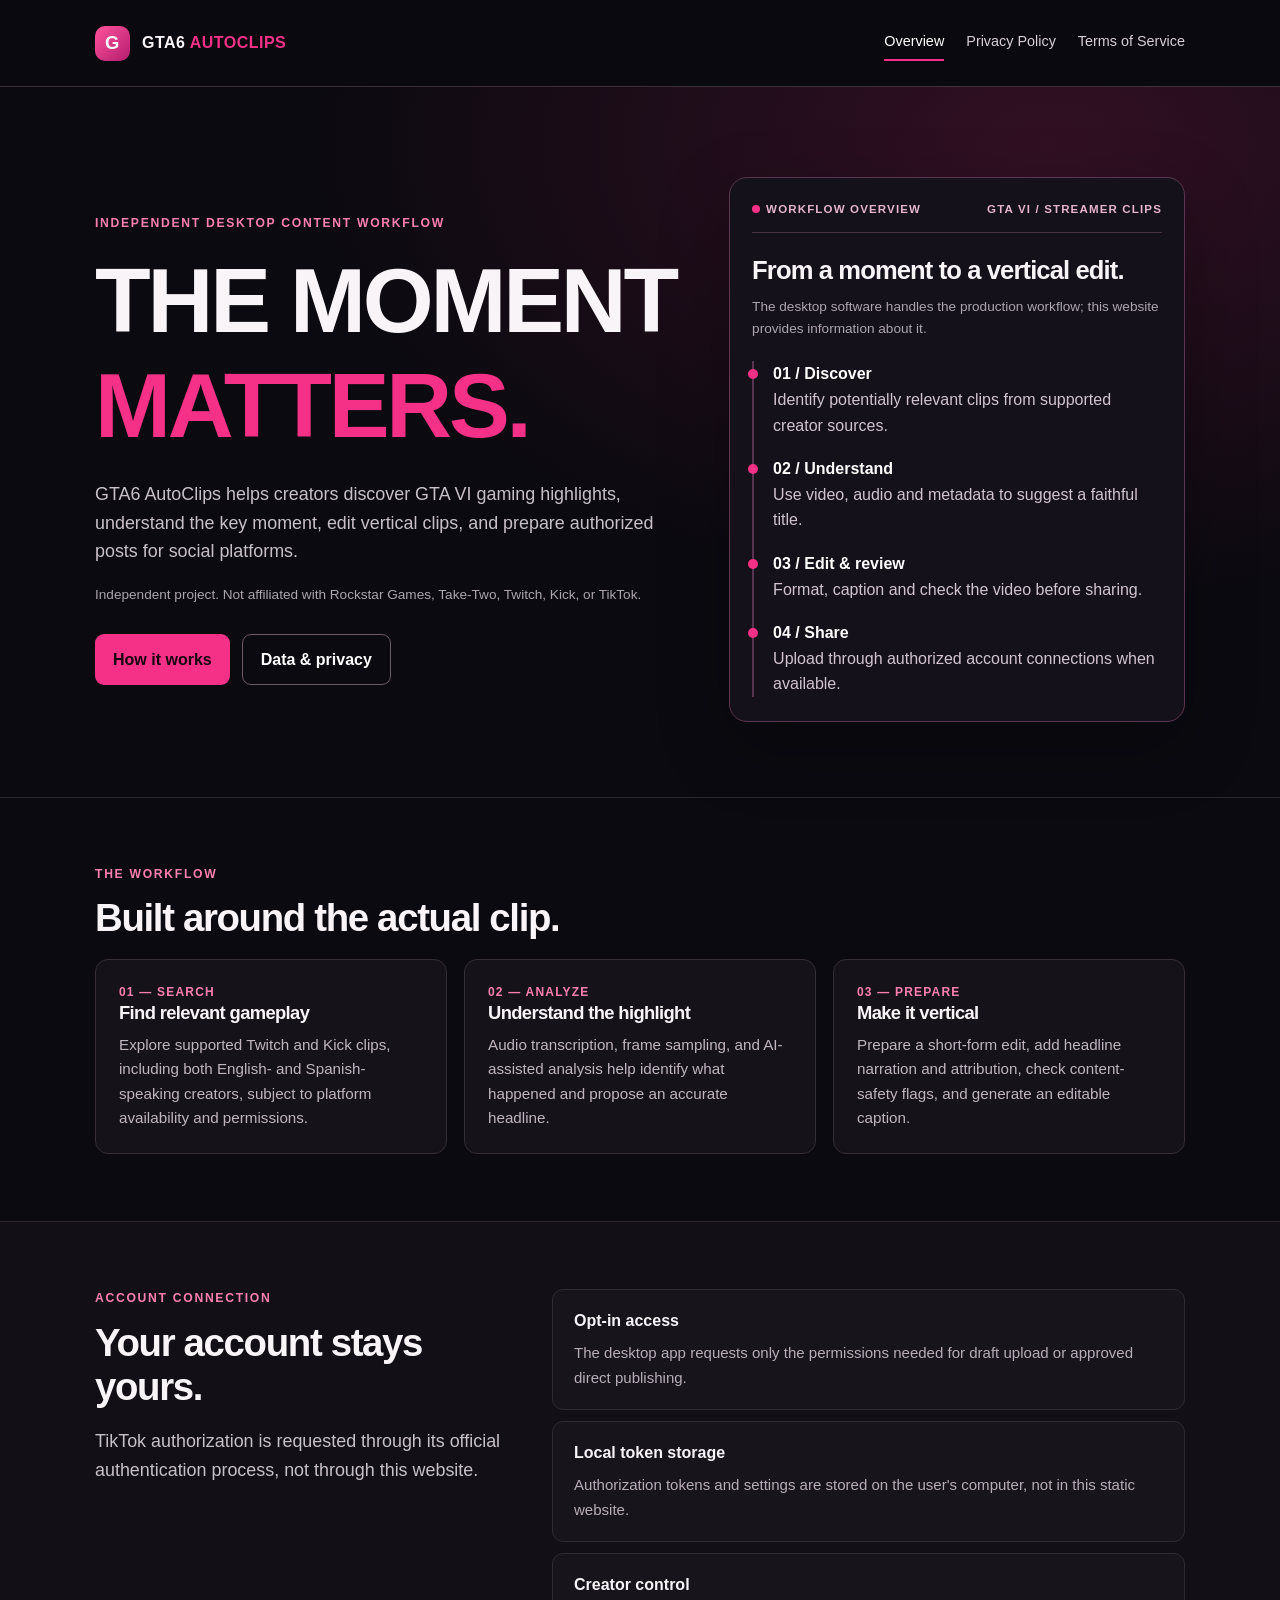
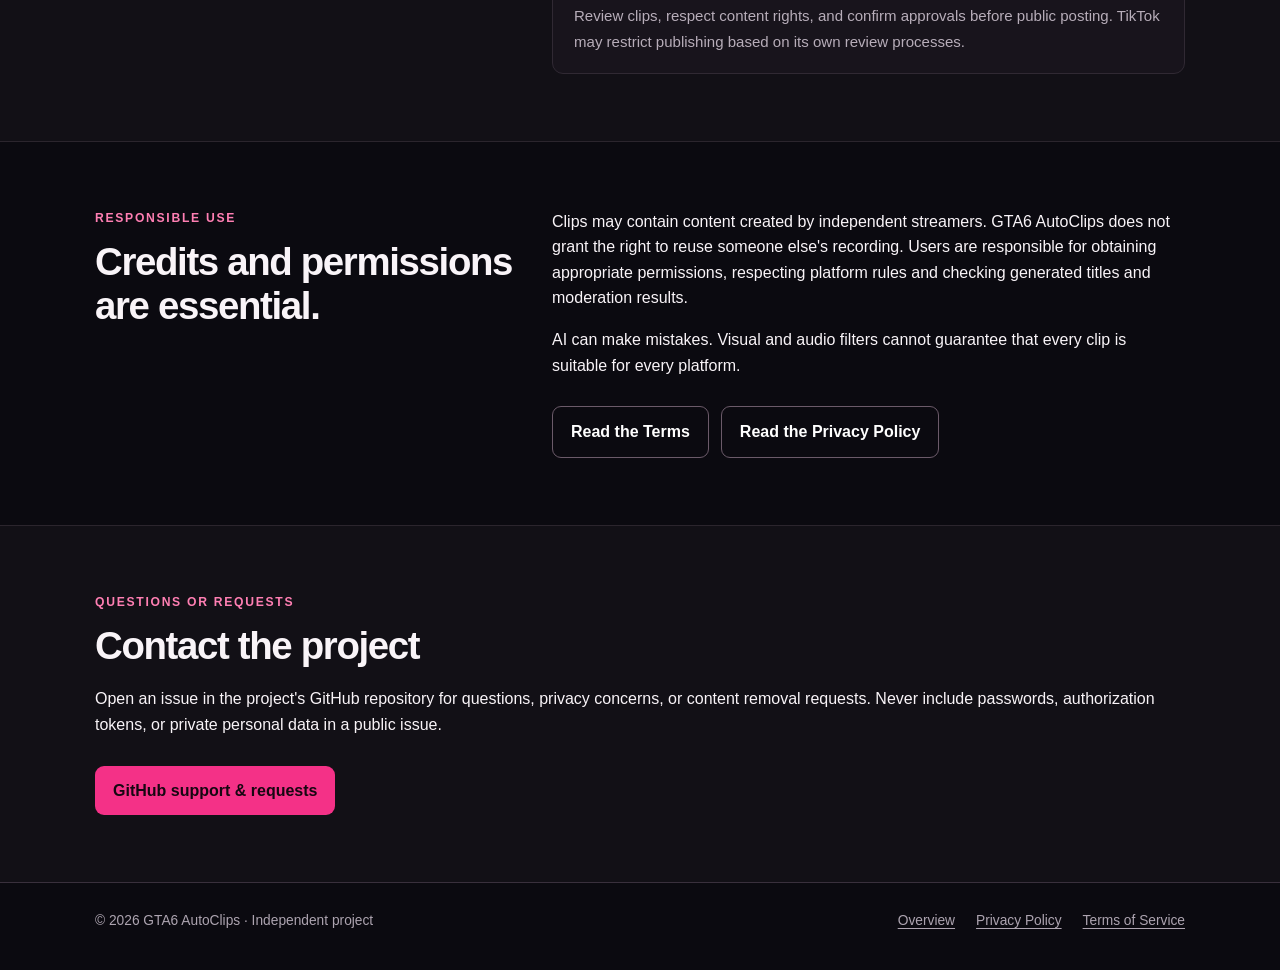
<file: index.html>
<!doctype html>
<html lang="en">
<head>
  <meta charset="utf-8"><meta name="viewport" content="width=device-width, initial-scale=1">
  <meta name="description" content="GTA6 AutoClips is a desktop-assisted workflow for discovering, reviewing and preparing Grand Theft Auto VI gaming highlights for authorized sharing.">
  <title>GTA6 AutoClips — Clip editing workflow</title>
  <link rel="stylesheet" href="styles.css">
</head>
<body>
<header class="site-header"><div class="container header-inner">
  <a class="brand" href="./" aria-label="GTA6 AutoClips home"><span class="brand-icon">G</span><span>GTA6 <em>AUTOCLIPS</em></span></a>
  <nav class="nav" aria-label="Main navigation"><a aria-current="page" href="./">Overview</a><a href="privacy.html">Privacy Policy</a><a href="terms.html">Terms of Service</a></nav>
</div></header>
<main>
  <section class="hero"><div class="container hero-grid">
    <div><div class="eyebrow">Independent desktop content workflow</div><h1>THE MOMENT<br><span class="accent">MATTERS.</span></h1>
    <p class="lead">GTA6 AutoClips helps creators discover GTA VI gaming highlights, understand the key moment, edit vertical clips, and prepare authorized posts for social platforms.</p>
    <p class="note">Independent project. Not affiliated with Rockstar Games, Take-Two, Twitch, Kick, or TikTok.</p>
    <div class="actions"><a class="button" href="#how-it-works">How it works</a><a class="button secondary" href="privacy.html">Data & privacy</a></div></div>
    <aside class="preview" aria-label="Workflow overview"><div class="preview-bar"><span><i class="dot"></i>Workflow overview</span><span>GTA VI / STREAMER CLIPS</span></div>
      <h3>From a moment to a vertical edit.</h3><p class="note">The desktop software handles the production workflow; this website provides information about it.</p>
      <div class="flow"><div><strong>01 / Discover</strong>Identify potentially relevant clips from supported creator sources.</div>
      <div><strong>02 / Understand</strong>Use video, audio and metadata to suggest a faithful title.</div>
      <div><strong>03 / Edit & review</strong>Format, caption and check the video before sharing.</div>
      <div><strong>04 / Share</strong>Upload through authorized account connections when available.</div></div></aside>
  </div></section>
  <section class="block" id="how-it-works"><div class="container"><p class="eyebrow">The workflow</p><h2>Built around the actual clip.</h2>
    <div class="grid"><div class="tile"><div class="number">01 — SEARCH</div><h3>Find relevant gameplay</h3><p>Explore supported Twitch and Kick clips, including both English- and Spanish-speaking creators, subject to platform availability and permissions.</p></div>
    <div class="tile"><div class="number">02 — ANALYZE</div><h3>Understand the highlight</h3><p>Audio transcription, frame sampling, and AI-assisted analysis help identify what happened and propose an accurate headline.</p></div>
    <div class="tile"><div class="number">03 — PREPARE</div><h3>Make it vertical</h3><p>Prepare a short-form edit, add headline narration and attribution, check content-safety flags, and generate an editable caption.</p></div></div>
  </div></section>
  <section class="block soft"><div class="container split"><div><p class="eyebrow">Account connection</p><h2>Your account stays yours.</h2><p class="lead">TikTok authorization is requested through its official authentication process, not through this website.</p></div>
    <div class="list-cards"><div><strong>Opt-in access</strong><span>The desktop app requests only the permissions needed for draft upload or approved direct publishing.</span></div>
    <div><strong>Local token storage</strong><span>Authorization tokens and settings are stored on the user's computer, not in this static website.</span></div>
    <div><strong>Creator control</strong><span>Review clips, respect content rights, and confirm approvals before public posting. TikTok may restrict publishing based on its own review processes.</span></div></div>
  </div></section>
  <section class="block"><div class="container split"><div><p class="eyebrow">Responsible use</p><h2>Credits and permissions are essential.</h2></div><div><p>Clips may contain content created by independent streamers. GTA6 AutoClips does not grant the right to reuse someone else's recording. Users are responsible for obtaining appropriate permissions, respecting platform rules and checking generated titles and moderation results.</p><p>AI can make mistakes. Visual and audio filters cannot guarantee that every clip is suitable for every platform.</p><div class="actions"><a class="button secondary" href="terms.html">Read the Terms</a><a class="button secondary" href="privacy.html">Read the Privacy Policy</a></div></div></div></section>
  <section class="block soft"><div class="container"><p class="eyebrow">Questions or requests</p><h2>Contact the project</h2><p>Open an issue in the project's GitHub repository for questions, privacy concerns, or content removal requests. Never include passwords, authorization tokens, or private personal data in a public issue.</p><div class="actions"><a class="button" href="https://github.com/glare-bot/gta6-autoclips/issues" target="_blank" rel="noopener noreferrer">GitHub support & requests</a></div></div></section>
</main>
<footer class="site-footer"><div class="container footer-inner"><div>© 2026 GTA6 AutoClips · Independent project</div><div class="footer-links"><a href="./">Overview</a><a href="privacy.html">Privacy Policy</a><a href="terms.html">Terms of Service</a></div></div></footer>
</body></html>
</file>
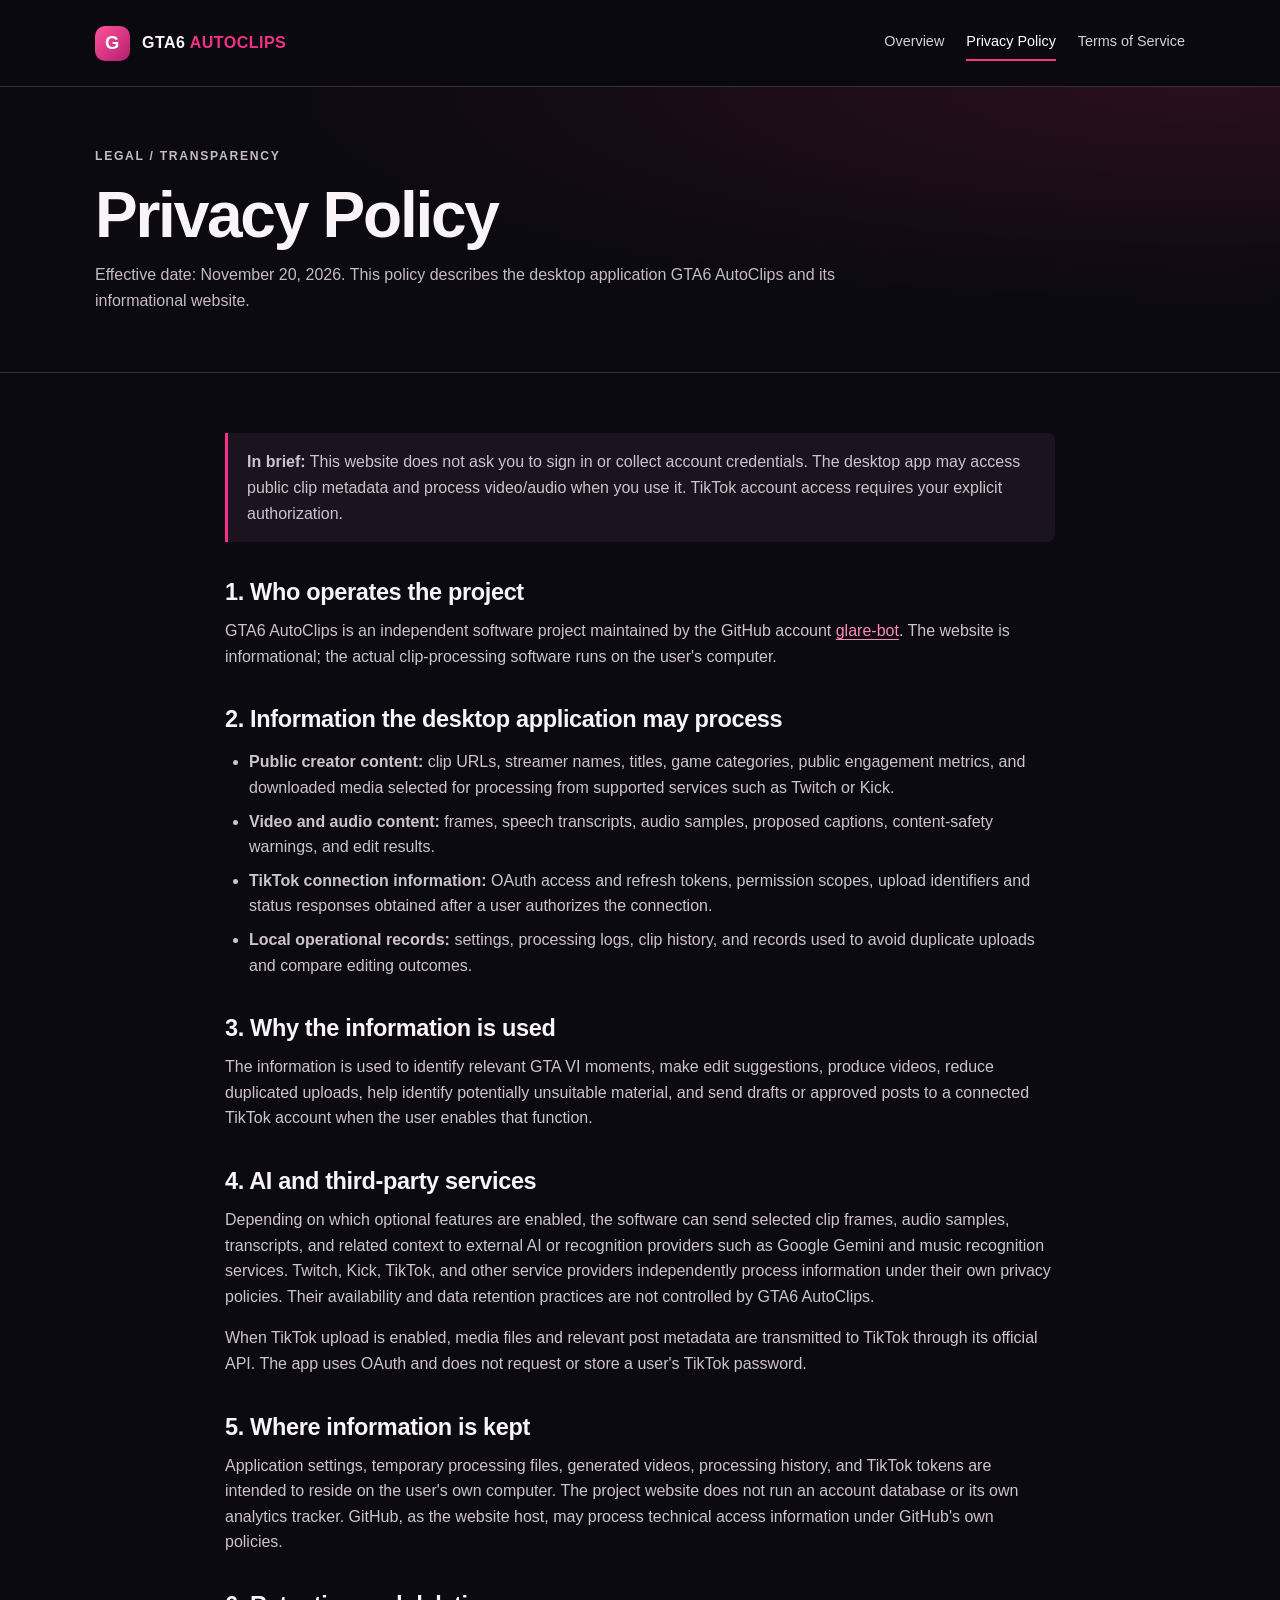
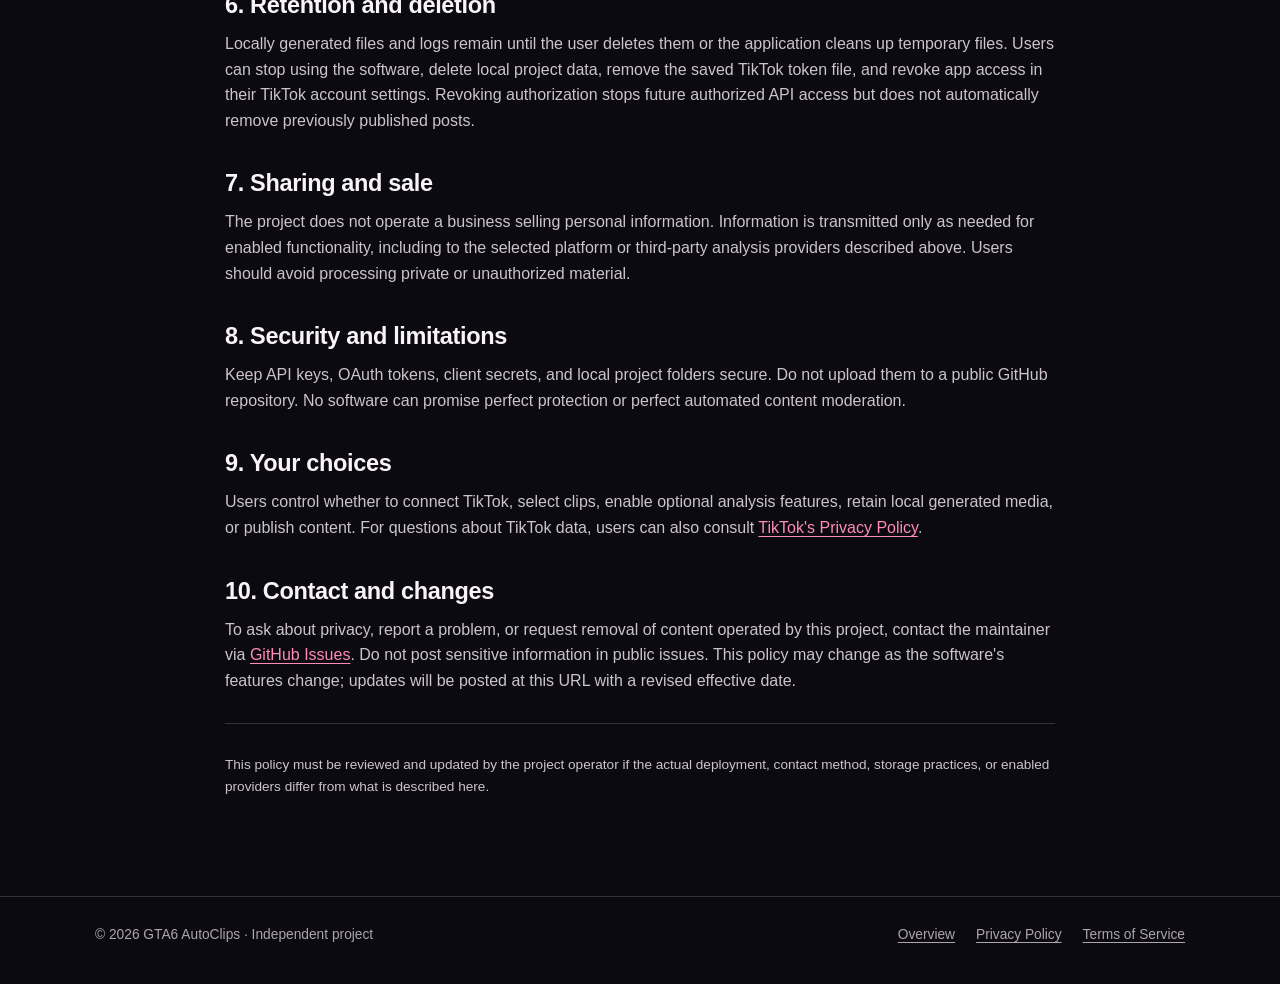
<file: privacy.html>
<!doctype html>
<html lang="en"><head><meta charset="utf-8"><meta name="viewport" content="width=device-width, initial-scale=1"><meta name="description" content="Privacy Policy for GTA6 AutoClips desktop clip editing and optional TikTok API publishing."><title>Privacy Policy — GTA6 AutoClips</title><link rel="stylesheet" href="styles.css"></head>
<body><header class="site-header"><div class="container header-inner"><a class="brand" href="./" aria-label="GTA6 AutoClips home"><span class="brand-icon">G</span><span>GTA6 <em>AUTOCLIPS</em></span></a><nav class="nav" aria-label="Main navigation"><a href="./">Overview</a><a aria-current="page" href="privacy.html">Privacy Policy</a><a href="terms.html">Terms of Service</a></nav></div></header>
<main><div class="legal-hero"><div class="container"><p class="eyebrow">Legal / Transparency</p><h1>Privacy Policy</h1><p>Effective date: November 20, 2026. This policy describes the desktop application GTA6 AutoClips and its informational website.</p></div></div><article class="container article">
<div class="important"><p><strong>In brief:</strong> This website does not ask you to sign in or collect account credentials. The desktop app may access public clip metadata and process video/audio when you use it. TikTok account access requires your explicit authorization.</p></div>
<h2>1. Who operates the project</h2><p>GTA6 AutoClips is an independent software project maintained by the GitHub account <a href="https://github.com/glare-bot">glare-bot</a>. The website is informational; the actual clip-processing software runs on the user's computer.</p>
<h2>2. Information the desktop application may process</h2><ul>
<li><strong>Public creator content:</strong> clip URLs, streamer names, titles, game categories, public engagement metrics, and downloaded media selected for processing from supported services such as Twitch or Kick.</li>
<li><strong>Video and audio content:</strong> frames, speech transcripts, audio samples, proposed captions, content-safety warnings, and edit results.</li>
<li><strong>TikTok connection information:</strong> OAuth access and refresh tokens, permission scopes, upload identifiers and status responses obtained after a user authorizes the connection.</li>
<li><strong>Local operational records:</strong> settings, processing logs, clip history, and records used to avoid duplicate uploads and compare editing outcomes.</li>
</ul>
<h2>3. Why the information is used</h2><p>The information is used to identify relevant GTA VI moments, make edit suggestions, produce videos, reduce duplicated uploads, help identify potentially unsuitable material, and send drafts or approved posts to a connected TikTok account when the user enables that function.</p>
<h2>4. AI and third-party services</h2><p>Depending on which optional features are enabled, the software can send selected clip frames, audio samples, transcripts, and related context to external AI or recognition providers such as Google Gemini and music recognition services. Twitch, Kick, TikTok, and other service providers independently process information under their own privacy policies. Their availability and data retention practices are not controlled by GTA6 AutoClips.</p>
<p>When TikTok upload is enabled, media files and relevant post metadata are transmitted to TikTok through its official API. The app uses OAuth and does not request or store a user's TikTok password.</p>
<h2>5. Where information is kept</h2><p>Application settings, temporary processing files, generated videos, processing history, and TikTok tokens are intended to reside on the user's own computer. The project website does not run an account database or its own analytics tracker. GitHub, as the website host, may process technical access information under GitHub's own policies.</p>
<h2>6. Retention and deletion</h2><p>Locally generated files and logs remain until the user deletes them or the application cleans up temporary files. Users can stop using the software, delete local project data, remove the saved TikTok token file, and revoke app access in their TikTok account settings. Revoking authorization stops future authorized API access but does not automatically remove previously published posts.</p>
<h2>7. Sharing and sale</h2><p>The project does not operate a business selling personal information. Information is transmitted only as needed for enabled functionality, including to the selected platform or third-party analysis providers described above. Users should avoid processing private or unauthorized material.</p>
<h2>8. Security and limitations</h2><p>Keep API keys, OAuth tokens, client secrets, and local project folders secure. Do not upload them to a public GitHub repository. No software can promise perfect protection or perfect automated content moderation.</p>
<h2>9. Your choices</h2><p>Users control whether to connect TikTok, select clips, enable optional analysis features, retain local generated media, or publish content. For questions about TikTok data, users can also consult <a href="https://www.tiktok.com/legal/page/row/privacy-policy/en" target="_blank" rel="noopener noreferrer">TikTok's Privacy Policy</a>.</p>
<h2>10. Contact and changes</h2><p>To ask about privacy, report a problem, or request removal of content operated by this project, contact the maintainer via <a href="https://github.com/glare-bot/gta6-autoclips/issues" target="_blank" rel="noopener noreferrer">GitHub Issues</a>. Do not post sensitive information in public issues. This policy may change as the software's features change; updates will be posted at this URL with a revised effective date.</p>
<hr class="hr"><p class="note">This policy must be reviewed and updated by the project operator if the actual deployment, contact method, storage practices, or enabled providers differ from what is described here.</p>
</article></main><footer class="site-footer"><div class="container footer-inner"><div>© 2026 GTA6 AutoClips · Independent project</div><div class="footer-links"><a href="./">Overview</a><a href="privacy.html">Privacy Policy</a><a href="terms.html">Terms of Service</a></div></div></footer></body></html>
</file>
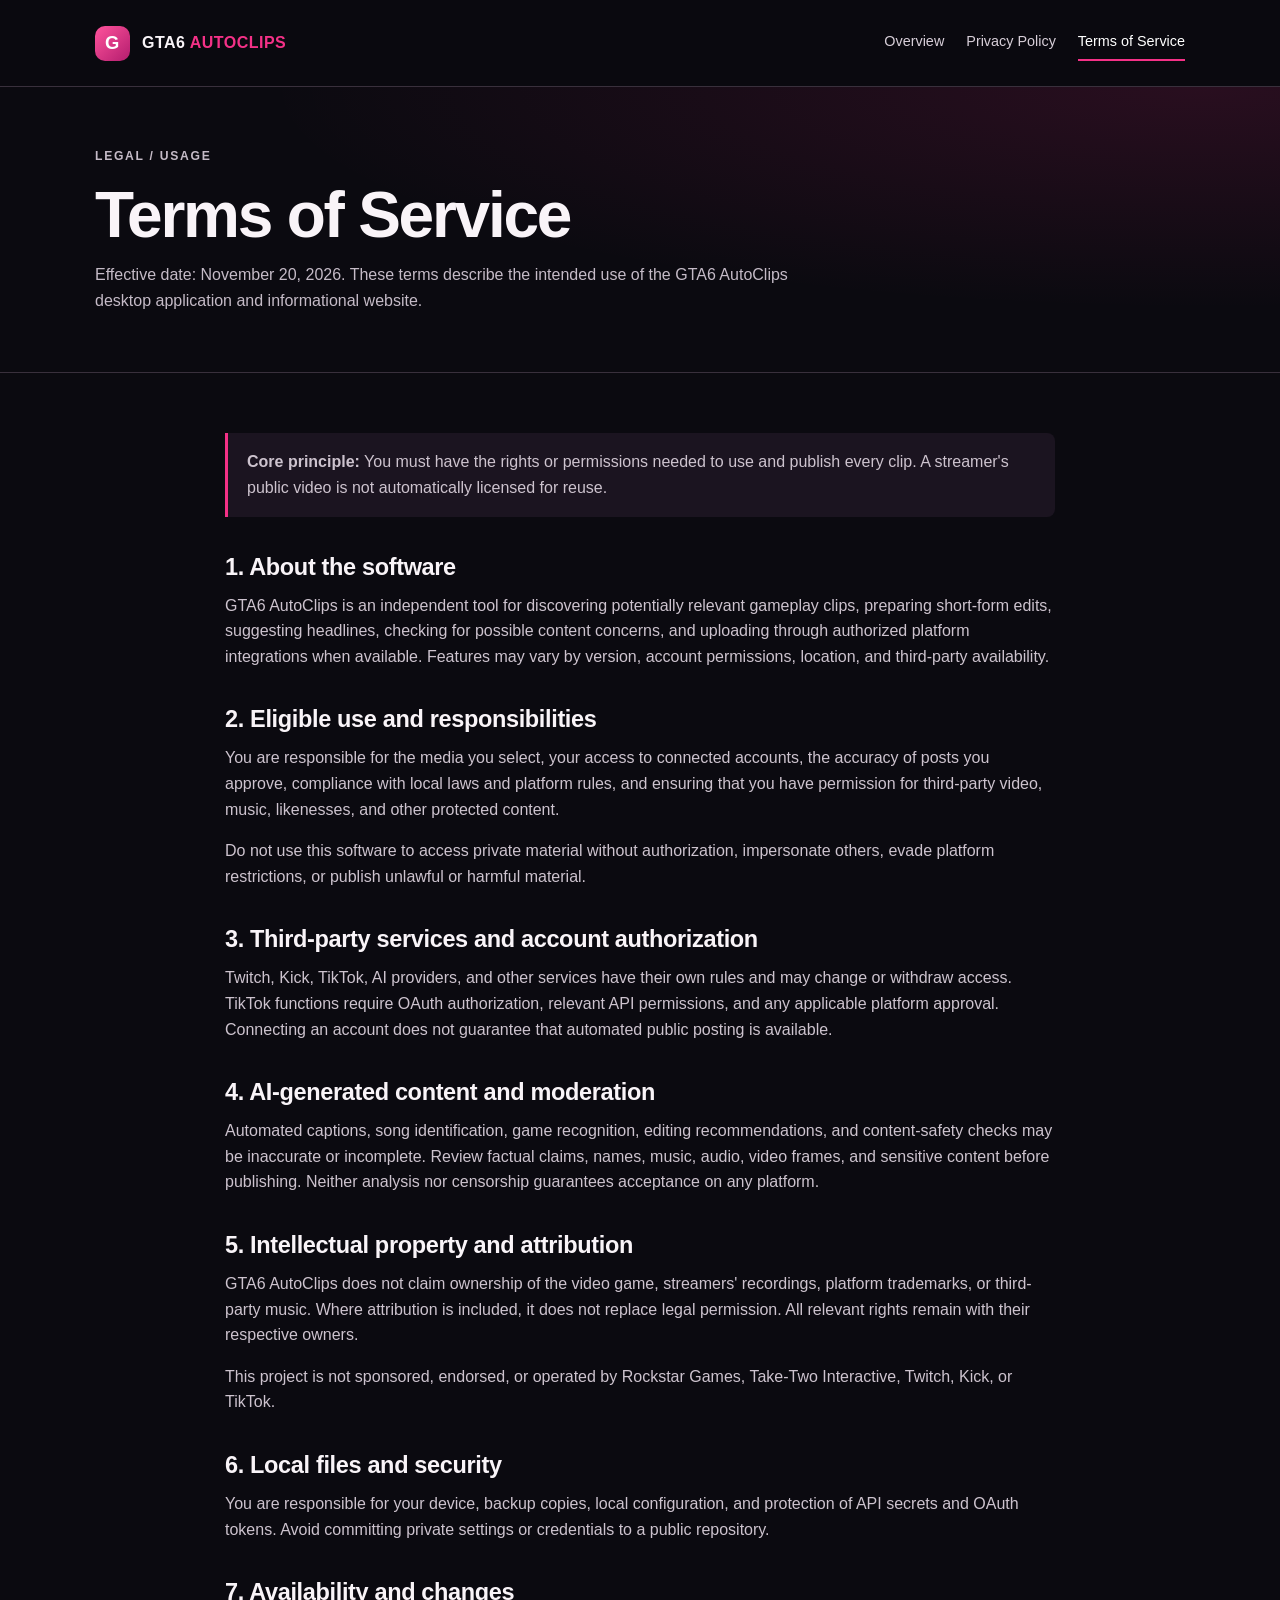
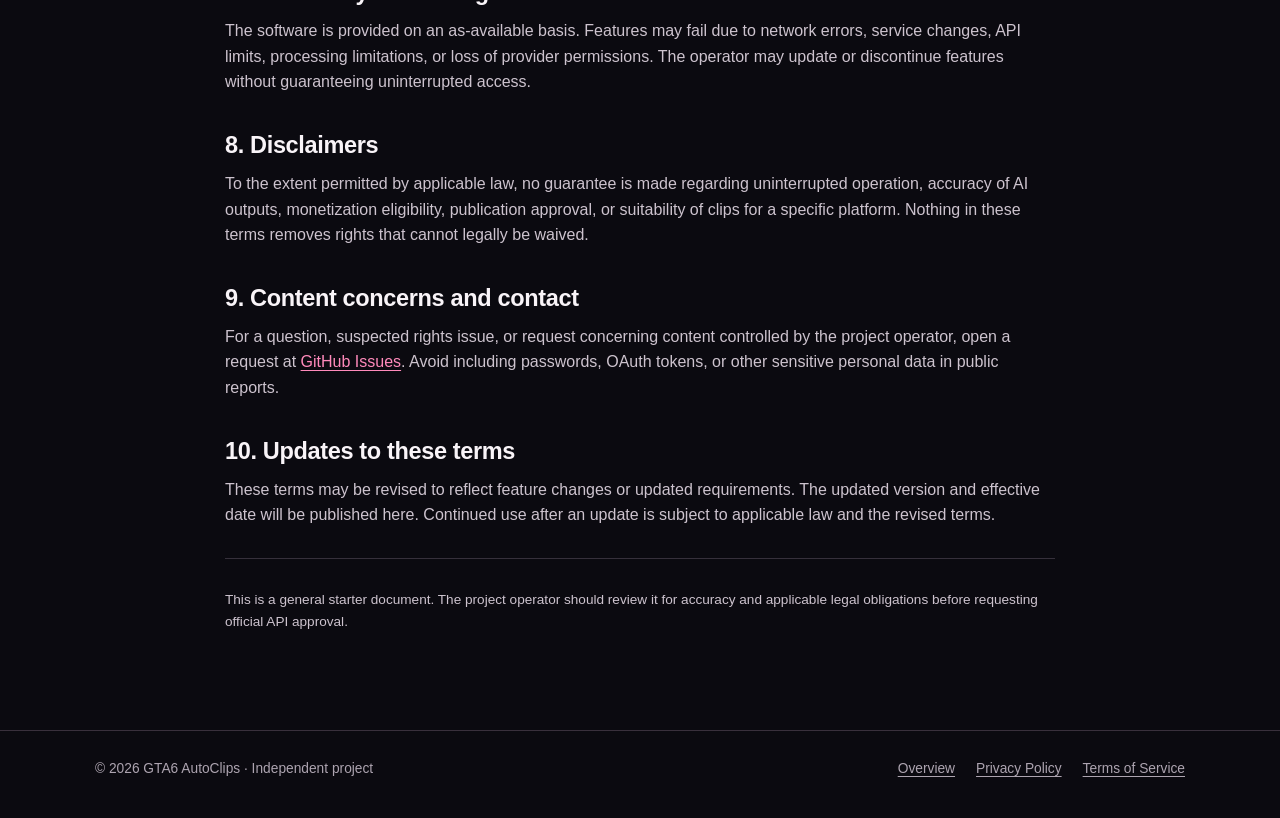
<file: terms.html>
<!doctype html>
<html lang="en"><head><meta charset="utf-8"><meta name="viewport" content="width=device-width, initial-scale=1"><meta name="description" content="Terms of Service for GTA6 AutoClips desktop clip editing workflow."><title>Terms of Service — GTA6 AutoClips</title><link rel="stylesheet" href="styles.css"></head>
<body><header class="site-header"><div class="container header-inner"><a class="brand" href="./" aria-label="GTA6 AutoClips home"><span class="brand-icon">G</span><span>GTA6 <em>AUTOCLIPS</em></span></a><nav class="nav" aria-label="Main navigation"><a href="./">Overview</a><a href="privacy.html">Privacy Policy</a><a aria-current="page" href="terms.html">Terms of Service</a></nav></div></header>
<main><div class="legal-hero"><div class="container"><p class="eyebrow">Legal / Usage</p><h1>Terms of Service</h1><p>Effective date: November 20, 2026. These terms describe the intended use of the GTA6 AutoClips desktop application and informational website.</p></div></div><article class="container article">
<div class="important"><p><strong>Core principle:</strong> You must have the rights or permissions needed to use and publish every clip. A streamer's public video is not automatically licensed for reuse.</p></div>
<h2>1. About the software</h2><p>GTA6 AutoClips is an independent tool for discovering potentially relevant gameplay clips, preparing short-form edits, suggesting headlines, checking for possible content concerns, and uploading through authorized platform integrations when available. Features may vary by version, account permissions, location, and third-party availability.</p>
<h2>2. Eligible use and responsibilities</h2><p>You are responsible for the media you select, your access to connected accounts, the accuracy of posts you approve, compliance with local laws and platform rules, and ensuring that you have permission for third-party video, music, likenesses, and other protected content.</p><p>Do not use this software to access private material without authorization, impersonate others, evade platform restrictions, or publish unlawful or harmful material.</p>
<h2>3. Third-party services and account authorization</h2><p>Twitch, Kick, TikTok, AI providers, and other services have their own rules and may change or withdraw access. TikTok functions require OAuth authorization, relevant API permissions, and any applicable platform approval. Connecting an account does not guarantee that automated public posting is available.</p>
<h2>4. AI-generated content and moderation</h2><p>Automated captions, song identification, game recognition, editing recommendations, and content-safety checks may be inaccurate or incomplete. Review factual claims, names, music, audio, video frames, and sensitive content before publishing. Neither analysis nor censorship guarantees acceptance on any platform.</p>
<h2>5. Intellectual property and attribution</h2><p>GTA6 AutoClips does not claim ownership of the video game, streamers' recordings, platform trademarks, or third-party music. Where attribution is included, it does not replace legal permission. All relevant rights remain with their respective owners.</p><p>This project is not sponsored, endorsed, or operated by Rockstar Games, Take-Two Interactive, Twitch, Kick, or TikTok.</p>
<h2>6. Local files and security</h2><p>You are responsible for your device, backup copies, local configuration, and protection of API secrets and OAuth tokens. Avoid committing private settings or credentials to a public repository.</p>
<h2>7. Availability and changes</h2><p>The software is provided on an as-available basis. Features may fail due to network errors, service changes, API limits, processing limitations, or loss of provider permissions. The operator may update or discontinue features without guaranteeing uninterrupted access.</p>
<h2>8. Disclaimers</h2><p>To the extent permitted by applicable law, no guarantee is made regarding uninterrupted operation, accuracy of AI outputs, monetization eligibility, publication approval, or suitability of clips for a specific platform. Nothing in these terms removes rights that cannot legally be waived.</p>
<h2>9. Content concerns and contact</h2><p>For a question, suspected rights issue, or request concerning content controlled by the project operator, open a request at <a href="https://github.com/glare-bot/gta6-autoclips/issues" target="_blank" rel="noopener noreferrer">GitHub Issues</a>. Avoid including passwords, OAuth tokens, or other sensitive personal data in public reports.</p>
<h2>10. Updates to these terms</h2><p>These terms may be revised to reflect feature changes or updated requirements. The updated version and effective date will be published here. Continued use after an update is subject to applicable law and the revised terms.</p>
<hr class="hr"><p class="note">This is a general starter document. The project operator should review it for accuracy and applicable legal obligations before requesting official API approval.</p>
</article></main><footer class="site-footer"><div class="container footer-inner"><div>© 2026 GTA6 AutoClips · Independent project</div><div class="footer-links"><a href="./">Overview</a><a href="privacy.html">Privacy Policy</a><a href="terms.html">Terms of Service</a></div></div></footer></body></html>
</file>
<file: styles.css>
:root{color-scheme:dark;--bg:#0b0a10;--panel:#151219;--panel2:#1b1720;--ink:#f9f4f8;--muted:#aca5af;--pink:#f43187;--line:#39303c;--max:1090px}
*{box-sizing:border-box}html{scroll-behavior:smooth}body{margin:0;background:var(--bg);color:var(--ink);font-family:Inter,"Segoe UI",Arial,sans-serif;line-height:1.6}a{color:inherit;text-decoration:none}a:hover{color:#ff82b7}a:focus-visible{outline:2px solid #fff;outline-offset:4px}p{margin-top:0}.container{width:min(calc(100% - 44px),var(--max));margin:auto}.eyebrow{color:#ff7fb3;font-weight:800;letter-spacing:.14em;text-transform:uppercase;font-size:.76rem}.site-header{background:rgba(11,10,16,.96);border-bottom:1px solid var(--line);position:sticky;top:0;z-index:10;backdrop-filter:blur(12px)}.header-inner{min-height:86px;display:flex;justify-content:space-between;align-items:center;gap:22px;flex-wrap:wrap;padding:13px 0}.brand{display:inline-flex;align-items:center;gap:12px;font-weight:900;letter-spacing:.03em}.brand-icon{width:35px;height:35px;display:grid;place-items:center;background:linear-gradient(135deg,#ff539c,#b31d6e);border-radius:10px;color:#fff;font-size:1.15rem}.brand em{font-style:normal;color:var(--pink)}.nav{display:flex;gap:22px;flex-wrap:wrap;align-items:center}.nav a{font-size:.9rem;color:#d7ced8;padding:5px 0;border-bottom:2px solid transparent}.nav a[aria-current="page"],.nav a:hover{color:#fff;border-color:var(--pink)}.hero{padding:90px 0 75px;background:radial-gradient(ellipse at 82% 8%,rgba(242,42,133,.17),transparent 50%)}.hero-grid{display:grid;grid-template-columns:1.13fr .87fr;gap:42px;align-items:center}h1,h2,h3{line-height:1.15;letter-spacing:-.035em}h1{font-size:clamp(2.8rem,7.2vw,5.7rem);margin:15px 0 22px;font-weight:900}h1 .accent{color:var(--pink)}h2{font-size:clamp(1.85rem,3vw,2.6rem);margin:0 0 18px}h3{font-size:1.15rem;margin:0 0 10px}.lead{font-size:1.12rem;color:#c8c0c9;max-width:620px}.actions{display:flex;gap:12px;flex-wrap:wrap;margin-top:28px}.button{display:inline-flex;align-items:center;justify-content:center;background:var(--pink);color:#160711;padding:12px 18px;border-radius:9px;font-weight:750;min-height:45px}.button:hover{background:#ff62a3;color:#180813}.button.secondary{background:transparent;border:1px solid #6b5a69;color:#fff}.button.secondary:hover{background:#241a27}.preview{border:1px solid #5b3650;background:#15111a;border-radius:18px;padding:22px;box-shadow:0 24px 70px rgba(0,0,0,.28)}.preview-bar{display:flex;justify-content:space-between;align-items:center;gap:10px;font-size:.72rem;font-weight:750;text-transform:uppercase;letter-spacing:.1em;color:#e5b5cc;border-bottom:1px solid #493146;padding-bottom:14px}.dot{height:8px;width:8px;border-radius:100%;background:var(--pink);display:inline-block;margin-right:6px}.preview h3{font-size:1.6rem;margin:23px 0 10px}.preview .flow{border-left:2px solid #5b3352;padding-left:19px;margin:22px 0 2px;display:grid;gap:18px}.flow div{position:relative;color:#d0c4d1}.flow div:before{content:"";position:absolute;left:-25px;top:8px;height:10px;width:10px;background:var(--pink);border-radius:100%}.flow strong{display:block;color:#fff}.note{font-size:.85rem;color:var(--muted)}section.block{padding:67px 0;border-top:1px solid #2b252d}.split{display:grid;grid-template-columns:.8fr 1.2fr;gap:35px;align-items:start}.grid{display:grid;grid-template-columns:repeat(3,1fr);gap:17px}.tile{border:1px solid #352d37;border-radius:13px;background:#161219;padding:23px;min-height:186px}.tile .number{font-size:.75rem;color:#ff7fb3;letter-spacing:.1em;font-weight:800}.tile p{font-size:.95rem;color:#bfb5c1;margin-bottom:0}.soft{background:#121016}.list-cards{display:grid;gap:11px}.list-cards div{background:#18141c;border:1px solid #302933;border-radius:11px;padding:18px 21px}.list-cards strong{display:block;margin-bottom:6px}.list-cards span{color:#b7adb9;font-size:.94rem}.legal-hero{padding:60px 0 43px;background:radial-gradient(ellipse at 94% 0%,rgba(242,42,133,.13),transparent 55%);border-bottom:1px solid var(--line)}.legal-hero h1{font-size:clamp(2.4rem,5.5vw,4rem);margin:9px 0 10px}.legal-hero p{color:#c5bbc7;max-width:750px}.article{max-width:830px;padding:40px 0 84px}.article h2{font-size:1.47rem;letter-spacing:-.015em;margin:37px 0 12px}.article p,.article li{color:#cdc3ce}.article a{color:#ff8abb;text-decoration:underline;text-underline-offset:3px}.article ul{padding-left:24px}.article li{margin-bottom:8px}.important{padding:16px 19px;border-left:3px solid var(--pink);background:#1b1420;border-radius:0 8px 8px 0;margin:20px 0 32px}.important p{margin:0}.site-footer{border-top:1px solid var(--line);padding:27px 0 38px;color:#ada4b0;font-size:.86rem}.footer-inner{display:flex;justify-content:space-between;gap:15px;flex-wrap:wrap}.footer-links{display:flex;gap:21px;flex-wrap:wrap}.footer-links a{text-decoration:underline;text-underline-offset:3px}.smallcaps{text-transform:uppercase;letter-spacing:.08em;font-size:.72rem;color:#ff8dbb;font-weight:800}.hr{border:0;border-top:1px solid #36303b;margin:30px 0}.contact-card{margin-top:22px;border:1px solid #4d3548;background:#18121b;border-radius:13px;padding:23px}.contact-card a{color:#ff8abc;text-decoration:underline}@media(max-width:760px){.hero{padding:58px 0}.hero-grid,.split{grid-template-columns:1fr}.grid{grid-template-columns:1fr}.preview{max-width:550px}.header-inner{gap:12px}.nav{gap:13px}.nav a{font-size:.81rem}.container{width:min(calc(100% - 30px),var(--max))}.article{padding:32px 0 60px}.hero h1{font-size:3rem}}@media(prefers-reduced-motion:reduce){html{scroll-behavior:auto}}
</file>
